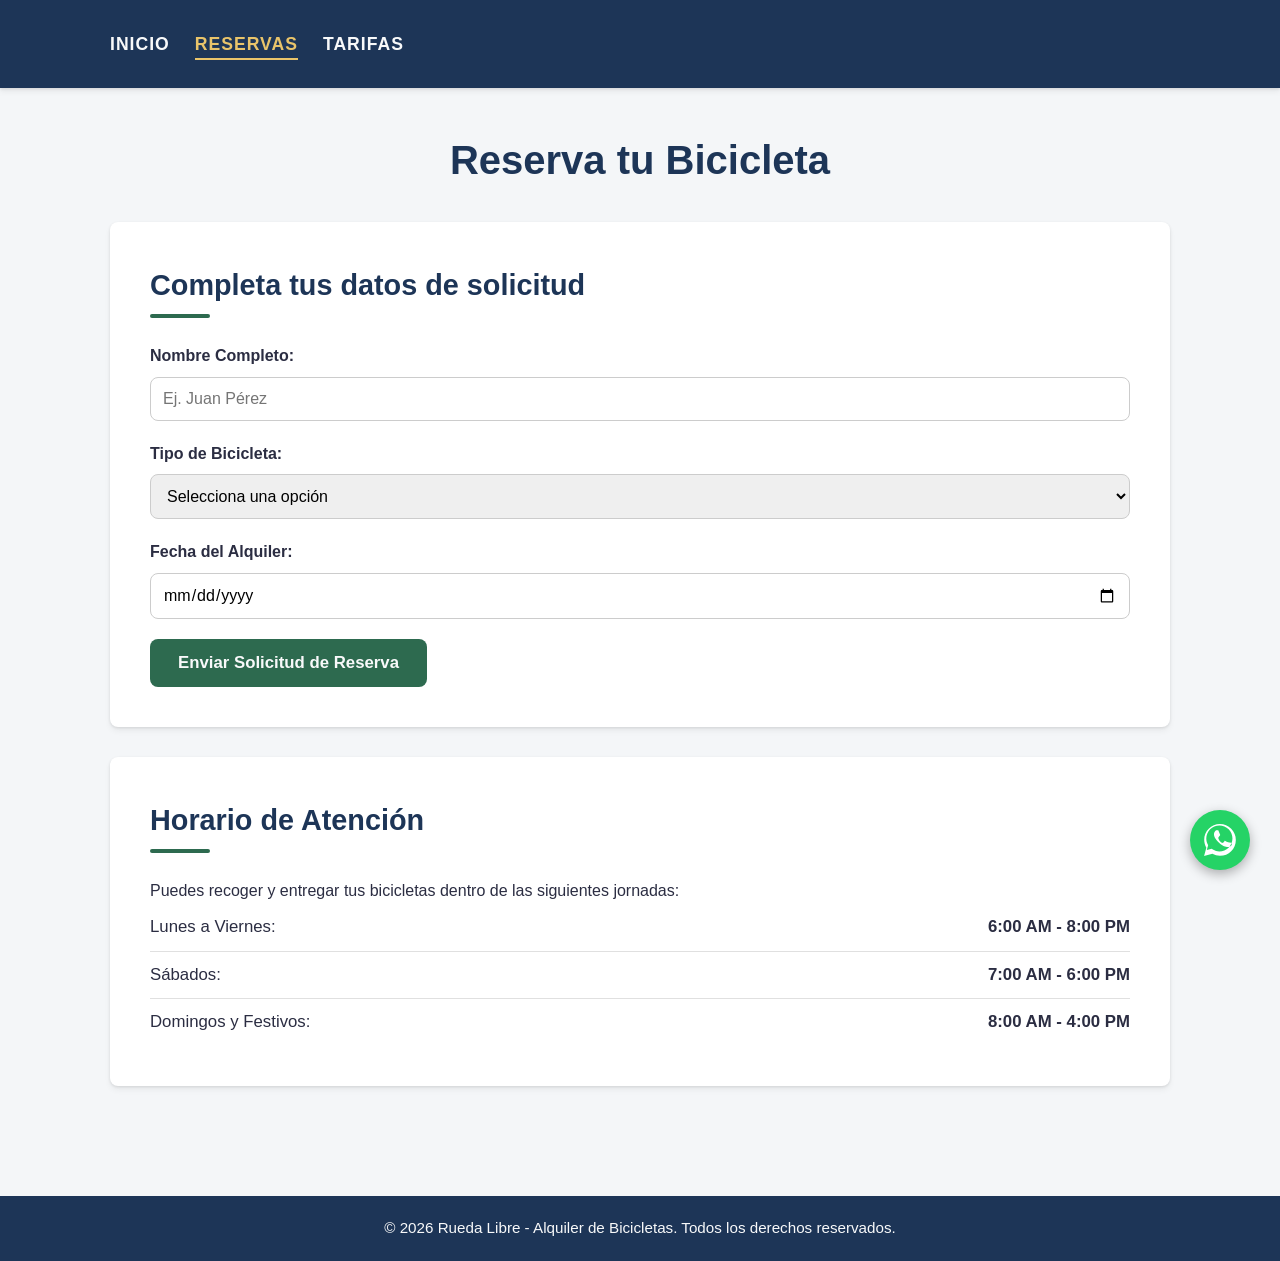
<file: rueda-libre/paginas/ireservas.html>
<!DOCTYPE html>
<html lang="es">
<head>
    <meta charset="UTF-8">
    <meta name="viewport" content="width=device-width, initial-scale=1.0">
    <title>Reservas - Rueda Libre</title>
    <style>
        /* --- VARIABLES DE COLOR Y FUENTES --- */
        :root {
            --primary: #2d6a4f;       
            --primary-light: #40916c; 
            --secondary: #1d3557;     
            --accent: #e9c46a;        
            --text-dark: #2b2d42;     
            --text-light: #f8f9fa;    
            --bg-light: #f4f6f8;      
            --card-bg: #ffffff;       
            --shadow: 0 4px 6px rgba(0, 0, 0, 0.05), 0 1px 3px rgba(0, 0, 0, 0.1);
            --radius: 8px;
            --whatsapp: #25d366;      
        }

        /* --- ESTILOS GENERALES --- */
        * {
            box-sizing: border-box;
            margin: 0;
            padding: 0;
        }

        body {
            font-family: 'Segoe UI', Tahoma, Geneva, Verdana, sans-serif;
            line-height: 1.6;
            color: var(--text-dark);
            background-color: var(--bg-light);
        }

        h1, h2, h3 {
            color: var(--secondary);
            font-weight: 700;
        }

        /* --- CABECERA Y NAVEGACIÓN --- */
        header {
            background-color: var(--secondary);
            padding: 20px 0;
            box-shadow: var(--shadow);
        }

        nav {
            max-width: 1100px;
            margin: 0 auto;
            padding: 10px 20px;
        }

        nav ul {
            list-style: none;
            display: flex;
            gap: 25px;
            padding-left: 0;
        }

        nav a {
            color: var(--text-light);
            text-decoration: none;
            font-weight: 600;
            font-size: 1.1rem;
            text-transform: uppercase;
            letter-spacing: 1px;
            transition: color 0.3s ease;
        }

        nav a:hover, nav a.active {
            color: var(--accent);
            border-bottom: 2px solid var(--accent);
            padding-bottom: 4px;
            text-decoration: none;
        }

        /* --- CONTENEDOR PRINCIPAL --- */
        main {
            max-width: 1100px;
            margin: 0 auto;
            padding: 40px 20px;
        }

        h1 {
            font-size: 2.5rem;
            margin-bottom: 30px;
            text-align: center;
            color: var(--secondary);
        }

        section, aside {
            background: var(--card-bg);
            padding: 40px;
            margin-bottom: 30px;
            border-radius: var(--radius);
            box-shadow: var(--shadow);
        }

        section h2, aside h2 {
            font-size: 1.8rem;
            margin-bottom: 25px;
            position: relative;
            padding-bottom: 10px;
        }

        section h2::after, aside h2::after {
            content: '';
            position: absolute;
            left: 0;
            bottom: 0;
            width: 60px;
            height: 4px;
            background-color: var(--primary);
            border-radius: 2px;
        }

        /* --- FORMULARIOS --- */
        .form-group {
            margin-bottom: 20px;
        }

        label {
            display: block;
            font-weight: 600;
            margin-bottom: 8px;
            color: var(--text-dark);
        }

        input, select, textarea {
            width: 100%;
            padding: 12px;
            border: 1px solid #ccc;
            border-radius: var(--radius);
            font-family: inherit;
            font-size: 1rem;
        }

        input:focus, select:focus, textarea:focus {
            outline: none;
            border-color: var(--primary);
            box-shadow: 0 0 0 3px rgba(45, 106, 79, 0.15);
        }

        button {
            background-color: var(--primary);
            color: var(--text-light);
            border: none;
            padding: 14px 28px;
            font-size: 1.05rem;
            font-weight: bold;
            border-radius: var(--radius);
            cursor: pointer;
            transition: background-color 0.3s ease;
        }

        button:hover {
            background-color: var(--primary-light);
        }

        /* --- HORARIOS Y CONTACTO --- */
        .horarios-lista {
            list-style: none;
            padding-left: 0;
        }

        .horarios-lista li {
            display: flex;
            justify-content: space-between;
            padding: 10px 0;
            border-bottom: 1px solid #e0e0e0;
            font-size: 1.05rem;
        }

        .horarios-lista li:last-child {
            border-bottom: none;
        }

        /* --- BOTÓN FLOTANTE DE WHATSAPP --- */
        .btn-whatsapp {
            position: fixed;
            bottom: 30px;
            right: 30px;
            background-color: #25d366;
            color: #ffffff;
            width: 60px;
            height: 60px;
            border-radius: 50%;
            display: flex;
            align-items: center;
            justify-content: center;
            box-shadow: 0 4px 12px rgba(0, 0, 0, 0.3);
            z-index: 1000;
            transition: transform 0.3s ease, box-shadow 0.3s ease;
        }

        .btn-whatsapp:hover {
            transform: scale(1.1);
            box-shadow: 0 6px 16px rgba(0, 0, 0, 0.4);
        }

        .btn-whatsapp svg {
            width: 32px;
            height: 32px;
            fill: #ffffff;
        }

        /* --- PIE DE PÁGINA --- */
        footer {
            background-color: var(--secondary);
            color: var(--text-light);
            text-align: center;
            padding: 20px;
            margin-top: 40px;
            font-size: 0.95rem;
        }

        /* --- RESPONSIVO --- */
        @media (max-width: 768px) {
            h1 {
                font-size: 2rem;
            }
            nav ul {
                justify-content: center;
                gap: 15px;
            }
            nav a {
                font-size: 1rem;
            }
            section, aside {
                padding: 25px;
            }
            .btn-whatsapp {
                bottom: 20px;
                right: 20px;
                width: 50px;
                height: 50px;
            }
            .btn-whatsapp svg {
                width: 26px;
                height: 26px;
            }
        }
    </style>
</head>
<body>

    <header>
        <nav>
            <ul>
                <li><a href="./index.html">Inicio</a></li>
                <li><a href="./ireservas.html" class="active">Reservas</a></li>
                <li><a href="./tarifas.html">Tarifas</a></li>
            </ul>
        </nav>
    </header>

    <main>
        <h1>Reserva tu Bicicleta</h1>

        <section id="formulario-reserva">
            <h2>Completa tus datos de solicitud</h2>
            <form action="#" method="POST">
                <div class="form-group">
                    <label for="nombre">Nombre Completo:</label>
                    <input type="text" id="nombre" name="nombre" required placeholder="Ej. Juan Pérez">
                </div>
                
                <div class="form-group">
                    <label for="bicicleta">Tipo de Bicicleta:</label>
                    <select id="bicicleta" name="bicicleta" required>
                        <option value="">Selecciona una opción</option>
                        <option value="urbana">Urbana</option>
                        <option value="montana">Montaña</option>
                        <option value="electrica">Eléctrica</option>
                    </select>
                </div>

                <div class="form-group">
                    <label for="fecha">Fecha del Alquiler:</label>
                    <input type="date" id="fecha" name="fecha" required>
                </div>

                <button type="submit">Enviar Solicitud de Reserva</button>
            </form>
        </section>

        <aside id="horario-atencion">
            <h2>Horario de Atención</h2>
            <p>Puedes recoger y entregar tus bicicletas dentro de las siguientes jornadas:</p>
            <ul class="horarios-lista">
                <li><span>Lunes a Viernes:</span> <strong>6:00 AM - 8:00 PM</strong></li>
                <li><span>Sábados:</span> <strong>7:00 AM - 6:00 PM</strong></li>
                <li><span>Domingos y Festivos:</span> <strong>8:00 AM - 4:00 PM</strong></li>
            </ul>
        </aside>
    </main>

    <!-- ENLACE DIRECTO A WHATSAPP WEB / MÓVIL TOTALMENTE LIMPIO -->
    <a href="https://wa.me" class="btn-whatsapp" target="_blank" rel="noopener noreferrer" title="WhatsApp">
        <svg viewBox="0 0 24 24" xmlns="http://w3.org">
            <path d="M.057 24l1.687-6.163c-1.041-1.804-1.588-3.849-1.587-5.946C.06 5.348 5.397 0 11.973 0c3.184.001 6.177 1.239 8.426 3.49 2.249 2.251 3.486 5.246 3.485 8.432-.003 6.58-5.339 11.928-11.916 11.928-1.99-.001-3.951-.5-5.688-1.448L0 24zm6.59-4.846c1.6.95 3.188 1.449 4.825 1.451 5.436 0 9.86-4.37 9.863-9.742.002-2.602-1.01-5.05-2.85-6.892-1.84-1.842-4.29-2.856-6.896-2.858-5.442 0-9.866 4.372-9.87 9.746-.002 1.764.478 3.49 1.388 5.017l-.999 3.648 3.743-.981zm11.387-5.464c-.301-.15-1.781-.879-2.056-.979-.275-.1-.475-.15-.675.15-.2.3-.775.979-.95 1.179-.175.2-.35.225-.651.075-1.041-.521-1.743-1.018-2.434-2.2-1.242-2.131.111-2.062.793-3.414.125-.25.063-.475-.031-.675-.094-.2-.775-1.869-1.062-2.563-.281-.675-.563-.581-.775-.594l-.662-.012c-.225 0-.588.084-.894.425-.306.341-1.169 1.144-1.169 2.792 0 1.648 1.206 3.238 1.369 3.462.162.225 2.375 3.625 5.756 5.075.804.344 1.431.55 1.925.706.806.256 1.544.221 2.125.138.644-.094 1.781-.729 2.031-1.433.25-.704.25-1.304.175-1.433-.075-.13-.275-.205-.575-.355z"/>
        </svg>
    </a>

    <footer>
        <p>&copy; 2026 Rueda Libre - Alquiler de Bicicletas. Todos los derechos reservados.</p>
    </footer>

</body>
</html>
</file>
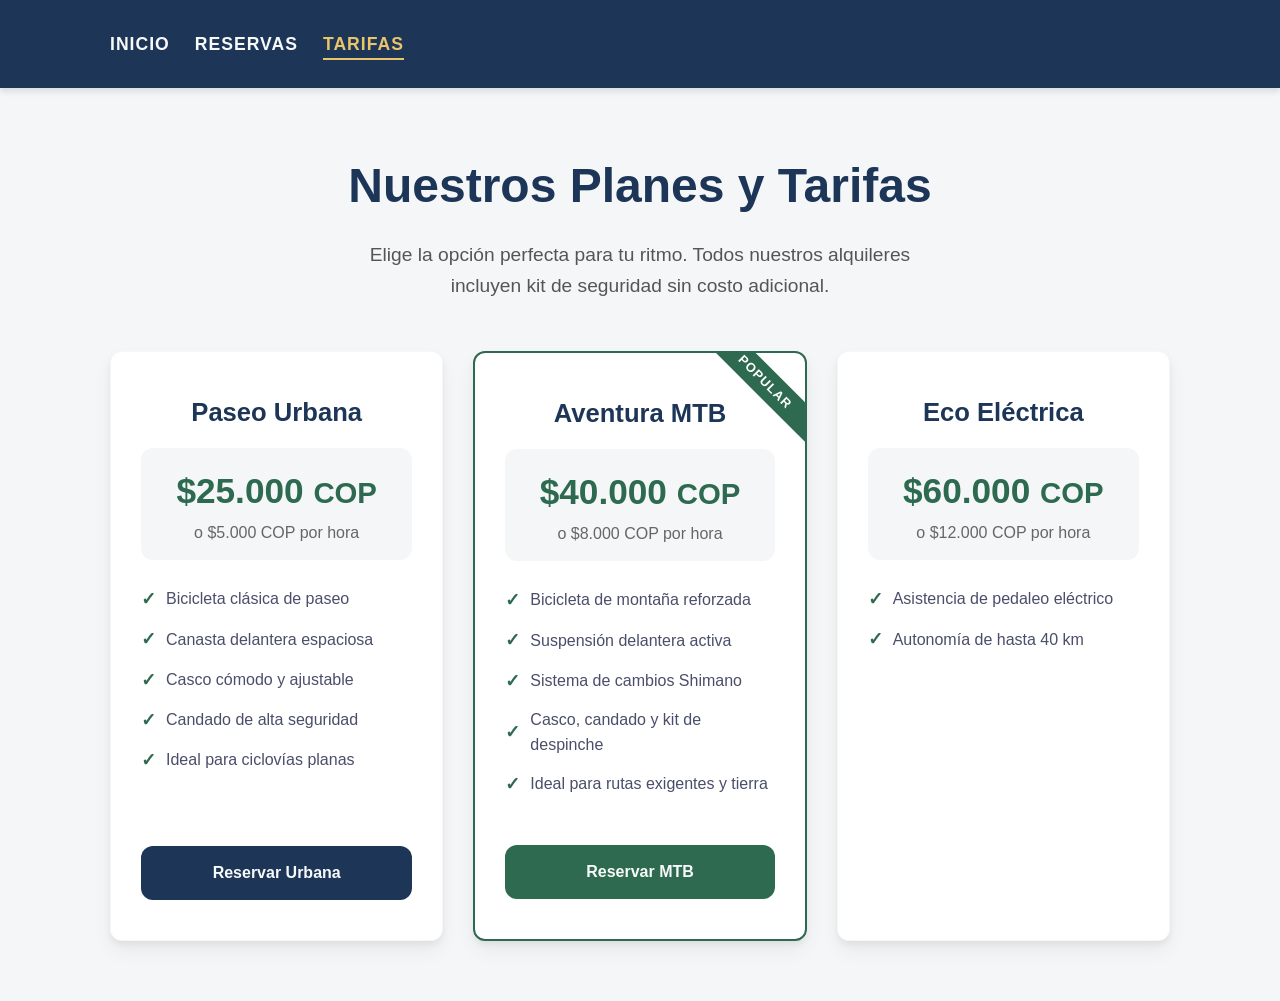
<file: rueda-libre/paginas/tarifas.html>
<!DOCTYPE html>
<html lang="es">
<head>
    <meta charset="UTF-8">
    <meta name="viewport" content="width=device-width, initial-scale=1.0">
    <title>Tarifas - Rueda Libre</title>
    <style>
        /* --- VARIABLES DE COLOR Y FUENTES --- */
        :root {
            --primary: #2d6a4f;       
            --primary-light: #40916c; 
            --secondary: #1d3557;     
            --accent: #e9c46a;        
            --text-dark: #2b2d42;     
            --text-light: #f8f9fa;    
            --bg-light: #f4f6f8;      
            --card-bg: #ffffff;       
            --shadow: 0 10px 20px rgba(0, 0, 0, 0.05), 0 4px 6px rgba(0, 0, 0, 0.05);
            --radius: 12px;
            --whatsapp: #25d366;      /* Color oficial de WhatsApp */
        }

        /* --- ESTILOS GENERALES --- */
        * {
            box-sizing: border-box;
            margin: 0;
            padding: 0;
        }

        body {
            font-family: 'Segoe UI', Tahoma, Geneva, Verdana, sans-serif;
            line-height: 1.6;
            color: var(--text-dark);
            background-color: var(--bg-light);
        }

        h1, h2, h3 {
            color: var(--secondary);
            font-weight: 700;
        }

        /* --- CABECERA Y NAVEGACIÓN --- */
        header {
            background-color: var(--secondary);
            padding: 20px 0;
            box-shadow: 0 4px 6px rgba(0,0,0,0.1);
        }

        nav {
            max-width: 1100px;
            margin: 0 auto;
            padding: 10px 20px;
        }

        nav ul {
            list-style: none;
            display: flex;
            gap: 25px;
            padding-left: 0;
        }

        nav a {
            color: var(--text-light);
            text-decoration: none;
            font-weight: 600;
            font-size: 1.1rem;
            text-transform: uppercase;
            letter-spacing: 1px;
            transition: color 0.3s ease;
        }

        nav a:hover, nav a.active {
            color: var(--accent);
            border-bottom: 2px solid var(--accent);
            padding-bottom: 4px;
            text-decoration: none;
        }

        /* --- CONTENEDOR PRINCIPAL --- */
        main {
            max-width: 1100px;
            margin: 0 auto;
            padding: 60px 20px;
        }

        .intro-text {
            text-align: center;
            font-size: 1.2rem;
            color: #555;
            max-width: 600px;
            margin: 0 auto 50px auto;
        }

        h1 {
            font-size: 3rem;
            margin-bottom: 15px;
            text-align: center;
            color: var(--secondary);
            position: relative;
        }

        /* --- GRID DE TARIFAS (CARDS) --- */
        .pricing-grid {
            display: grid;
            grid-template-columns: repeat(auto-fit, minmax(300px, 1fr));
            gap: 30px;
            align-items: stretch;
        }

        .pricing-card {
            background: var(--card-bg);
            border-radius: var(--radius);
            padding: 40px 30px;
            text-align: center;
            box-shadow: var(--shadow);
            border: 1px solid rgba(0,0,0,0.03);
            display: flex;
            flex-direction: column;
            justify-content: space-between;
            transition: transform 0.3s ease, box-shadow 0.3s ease;
            position: relative;
            overflow: hidden;
        }

        .pricing-card:hover {
            transform: translateY(-8px);
            box-shadow: 0 15px 30px rgba(0, 0, 0, 0.1);
        }

        .pricing-card.featured {
            border: 2px solid var(--primary);
        }

        .badge {
            position: absolute;
            top: 15px;
            right: -30px;
            background: var(--primary);
            color: white;
            padding: 4px 35px;
            font-size: 0.8rem;
            font-weight: bold;
            transform: rotate(45deg);
            text-transform: uppercase;
            letter-spacing: 1px;
        }

        .pricing-card h3 {
            font-size: 1.6rem;
            color: var(--secondary);
            margin-bottom: 15px;
        }

        .price-box {
            margin-bottom: 25px;
            padding: 15px 0;
            background: var(--bg-light);
            border-radius: var(--radius);
        }

        .price-box .main-price {
            font-size: 2.2rem;
            font-weight: 800;
            color: var(--primary);
            display: block;
        }

        .price-box .sub-price {
            font-size: 1rem;
            color: #666;
        }

        .features-list {
            list-style: none;
            padding: 0;
            margin-bottom: 35px;
            text-align: left;
            flex-grow: 1;
        }

        .features-list li {
            margin-bottom: 12px;
            font-size: 1rem;
            color: #4a4e69;
            display: flex;
            align-items: center;
            gap: 10px;
        }

        .features-list li::before {
            content: "✓";
            color: var(--primary);
            font-weight: bold;
            font-size: 1.1rem;
        }

        .btn-select {
            display: block;
            background-color: var(--secondary);
            color: var(--text-light);
            padding: 14px;
            border-radius: var(--radius);
            font-weight: bold;
            text-decoration: none;
            transition: background-color 0.3s ease;
        }

        .pricing-card.featured .btn-select {
            background-color: var(--primary);
        }

        .btn-select:hover {
            background-color: #132237;
        }

        .pricing-card.featured .btn-select:hover {
            background-color: var(--primary-light);
        }

        /* --- BOTÓN FLOTANTE DE WHATSAPP --- */
        .btn-whatsapp {
            position: fixed;
            bottom: 30px;
            right: 30px;
            background-color: var(--whatsapp);
            color: white !important;
            width: 60px;
            height: 60px;
            border-radius: 50%;
            display: flex;
            align-items: center;
            justify-content: center;
            box-shadow: 0 4px 12px rgba(0, 0, 0, 0.3);
            z-index: 1000;
            transition: transform 0.3s ease, box-shadow 0.3s ease;
        }

        .btn-whatsapp:hover {
            transform: scale(1.1);
            box-shadow: 0 6px 16px rgba(0, 0, 0, 0.4);
        }

        .btn-whatsapp svg {
            width: 32px;
            height: 32px;
            fill: white;
        }

        /* --- PIE DE PÁGINA --- */
        footer {
            background-color: var(--secondary);
            color: var(--text-light);
            text-align: center;
            padding: 25px;
            margin-top: 60px;
            font-size: 0.95rem;
        }

        @media (max-width: 768px) {
            h1 { font-size: 2.2rem; }
            nav ul { justify-content: center; gap: 15px; }
            nav a { font-size: 1rem; }
            .pricing-grid { grid-template-columns: 1fr; padding: 0 10px; }
            main { padding: 40px 10px; }
            .btn-whatsapp { bottom: 20px; right: 20px; width: 50px; height: 50px; }
            .btn-whatsapp svg { width: 26px; height: 26px; }
        }
    </style>
</head>
<body>

    <header>
        <nav>
            <ul>
                <li><a href="index.html">Inicio</a></li>
                <li><a href="ireservas.html">Reservas</a></li>
                <li><a href="tarifas.html" class="active">Tarifas</a></li>
            </ul>
        </nav>
    </header>

    <main>
        <h1>Nuestros Planes y Tarifas</h1>
        <p class="intro-text">Elige la opción perfecta para tu ritmo. Todos nuestros alquileres incluyen kit de seguridad sin costo adicional.</p>

        <div class="pricing-grid">
            <div class="pricing-card">
                <h3>Paseo Urbana</h3>
                <div class="price-box">
                    <span class="main-price">$25.000 <small>COP</small></span>
                    <span class="sub-price">o $5.000 COP por hora</span>
                </div>
                <ul class="features-list">
                    <li>Bicicleta clásica de paseo</li>
                    <li>Canasta delantera espaciosa</li>
                    <li>Casco cómodo y ajustable</li>
                    <li>Candado de alta seguridad</li>
                    <li>Ideal para ciclovías planas</li>
                </ul>
                <a href="ireservas.html" class="btn-select">Reservar Urbana</a>
            </div>

            <div class="pricing-card featured">
                <div class="badge">Popular</div>
                <h3>Aventura MTB</h3>
                <div class="price-box">
                    <span class="main-price">$40.000 <small>COP</small></span>
                    <span class="sub-price">o $8.000 COP por hora</span>
                </div>
                <ul class="features-list">
                    <li>Bicicleta de montaña reforzada</li>
                    <li>Suspensión delantera activa</li>
                    <li>Sistema de cambios Shimano</li>
                    <li>Casco, candado y kit de despinche</li>
                    <li>Ideal para rutas exigentes y tierra</li>
                </ul>
                <a href="ireservas.html" class="btn-select">Reservar MTB</a>
            </div>

            <div class="pricing-card">
                <h3>Eco Eléctrica</h3>
                <div class="price-box">
                    <span class="main-price">$60.000 <small>COP</small></span>
                    <span class="sub-price">o $12.000 COP por hora</span>
                </div>
                <ul class="features-list">
                    <li>Asistencia de pedaleo eléctrico</li>
                    <li>Autonomía de hasta 40 km</li>
</file>
